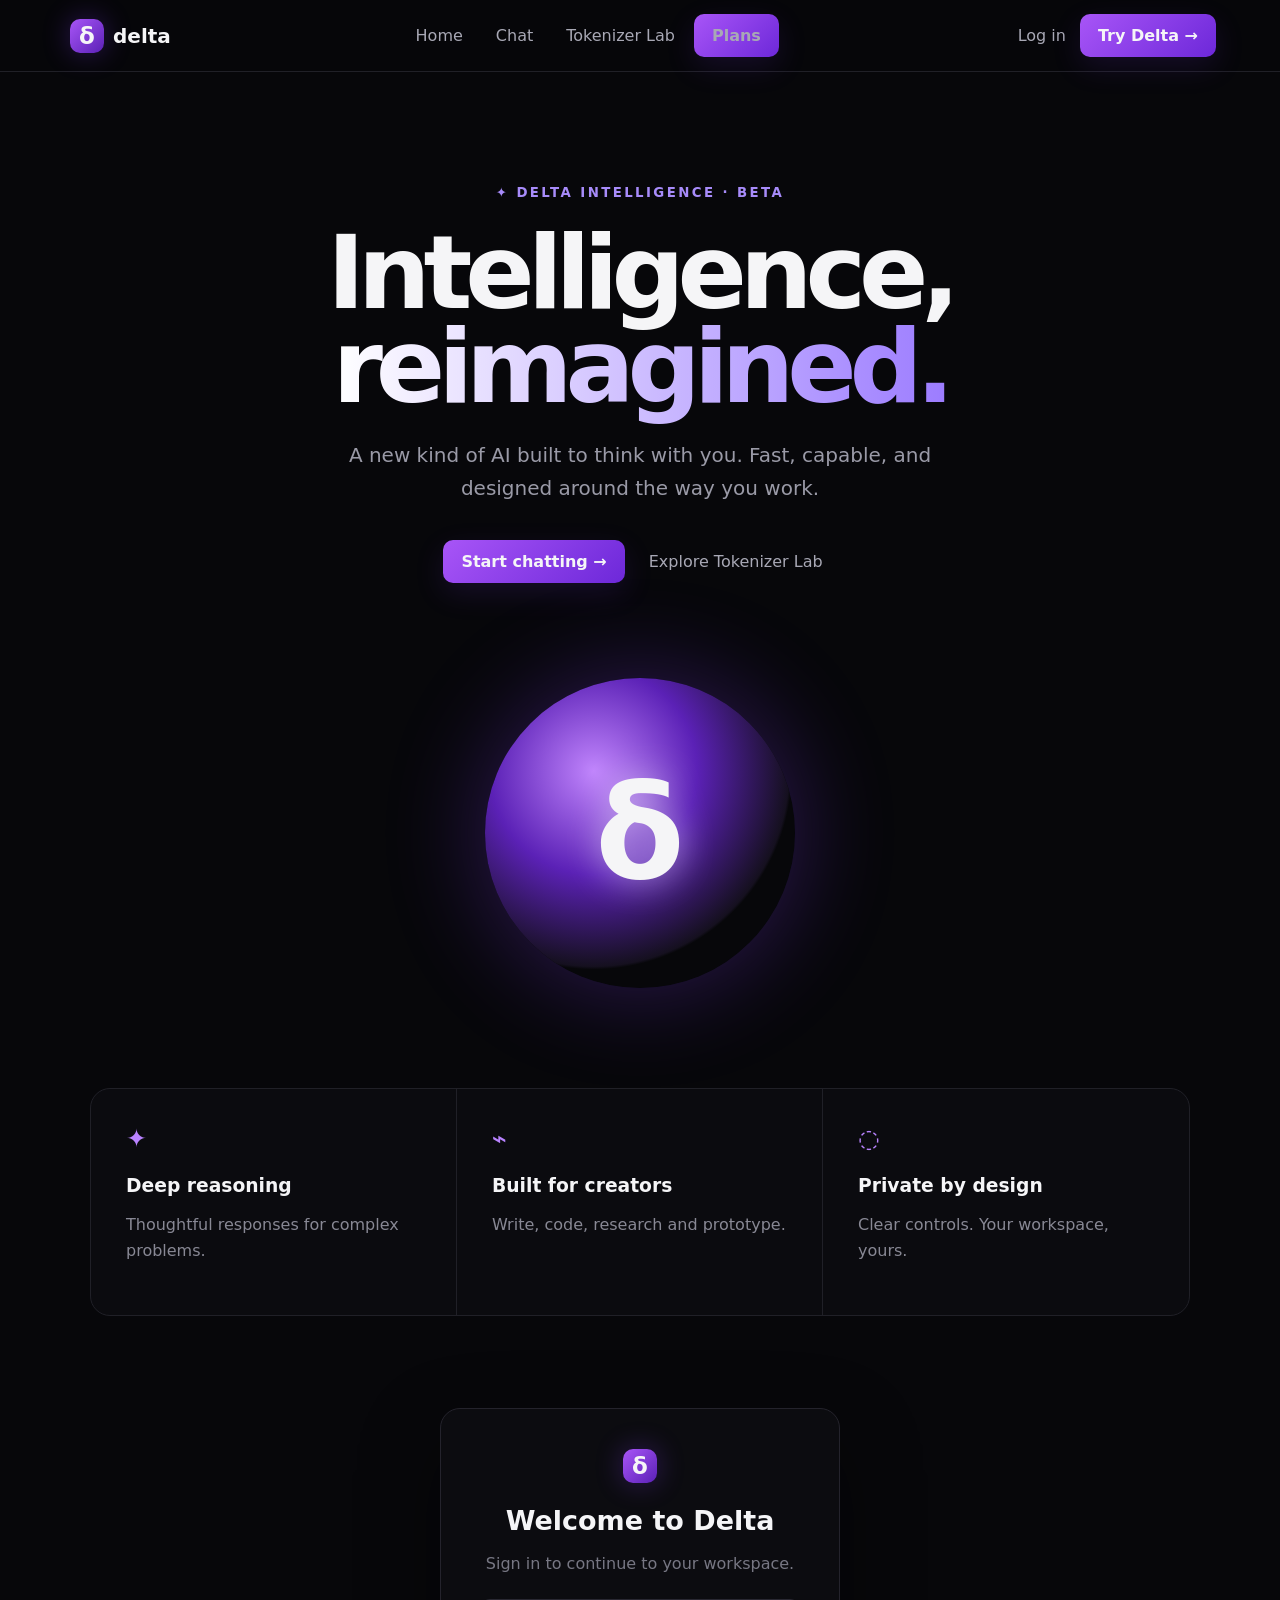
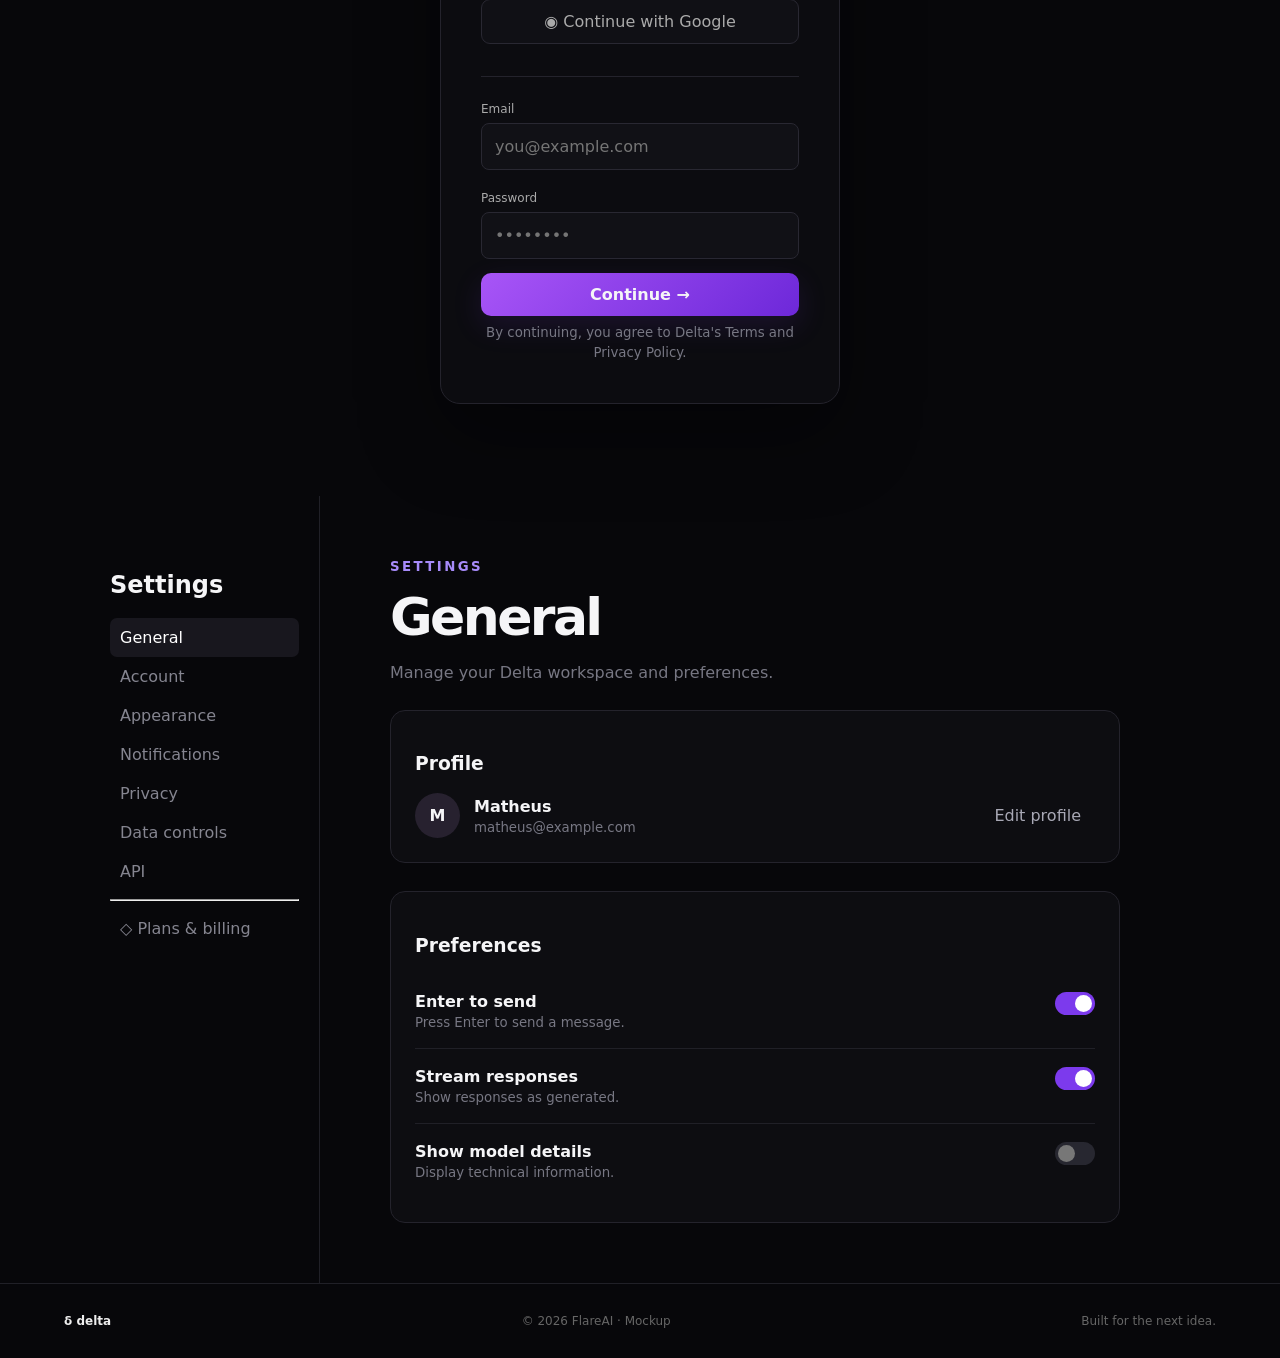
<file: index.html>
<!doctype html><html lang="pt-BR"><head><meta charset="UTF-8"><meta name="viewport" content="width=device-width,initial-scale=1"><title>Delta — Intelligence, reimagined.</title><link rel="stylesheet" href="styles.css"></head><body><nav><button class="logo" onclick="show('home')"><b>δ</b> delta</button><div class="links"><button onclick="show('home')">Home</button><button onclick="show('chat')">Chat</button><button onclick="show('lab')">Tokenizer Lab</button><button onclick="show('plans')">Plans</button></div><div><button class="ghost" onclick="show('login')">Log in</button><button onclick="show('chat')">Try Delta →</button></div></nav><main><section id="home" class="screen active"><div class="hero"><small>✦ DELTA INTELLIGENCE · BETA</small><h1>Intelligence,<br><i>reimagined.</i></h1><p>A new kind of AI built to think with you. Fast, capable, and designed around the way you work.</p><button onclick="show('chat')">Start chatting →</button><button class="ghost" onclick="show('lab')">Explore Tokenizer Lab</button></div><div class="orb"><span>δ</span></div><div class="features"><article><b>✦</b><h3>Deep reasoning</h3><p>Thoughtful responses for complex problems.</p></article><article><b>⌁</b><h3>Built for creators</h3><p>Write, code, research and prototype.</p></article><article><b>◌</b><h3>Private by design</h3><p>Clear controls. Your workspace, yours.</p></article></div></section><section id="chat" class="screen app"><aside><button onclick="newChat()">＋ New chat</button><small>TODAY</small><a>Untitled conversation</a><a>Ideas for Delta</a><a>Website architecture</a><div class="bottom"><a onclick="show('lab')">⌘ Tokenizer Lab</a><a onclick="show('plans')">◇ Upgrade plan</a><a onclick="show('settings')">⚙ Settings</a></div></aside><div class="chat"><header><b>Delta</b><span>● Online</span><select><option>Delta Ultra Mini</option><option>Delta Zeta</option></select></header><div id="messages" class="messages"><div class="welcome"><strong>δ</strong><h2>What can I help you build?</h2><p>Ask Delta anything.</p><div><button onclick="prompt('Design a landing page for an AI model')">Design a landing page →</button><button onclick="prompt('Explain transformers to me')">Explain something technical →</button><button onclick="prompt('Give me three startup ideas')">Brainstorm ideas →</button></div></div></div><div class="composer"><textarea id="input" placeholder="Message Delta..." onkeydown="key(event)"></textarea><button onclick="send()">↑</button><small>Delta may make mistakes. Check important information.</small></div></div></section><section id="login" class="screen auth"><div><b class="delta">δ</b><h2>Welcome to Delta</h2><p>Sign in to continue to your workspace.</p><button class="social">◉ Continue with Google</button><hr><label>Email</label><input placeholder="you@example.com"><label>Password</label><input type="password" placeholder="••••••••"><button class="wide" onclick="fake()">Continue →</button><small>By continuing, you agree to Delta's Terms and Privacy Policy.</small></div></section><section id="settings" class="screen settings"><div class="setnav"><h2>Settings</h2><button class="selected">General</button><button>Account</button><button>Appearance</button><button>Notifications</button><button>Privacy</button><button>Data controls</button><button>API</button><hr><button onclick="show('plans')">◇ Plans & billing</button></div><div class="setbody"><small>SETTINGS</small><h1>General</h1><p>Manage your Delta workspace and preferences.</p><article><h3>Profile</h3><div class="profile"><b>M</b><span><strong>Matheus</strong><small>matheus@example.com</small></span><button class="ghost">Edit profile</button></div></article><article><h3>Preferences</h3><div class="row"><span><strong>Enter to send</strong><small>Press Enter to send a message.</small></span><i class="toggle on"></i></div><div class="row"><span><strong>Stream responses</strong><small>Show responses as generated.</small></span><i class="toggle on"></i></div><div class="row"><span><strong>Show model details</strong><small>Display technical information.</small></span><i class="toggle"></i></div></article></div></section><section id="plans" class="screen plans"><div class="title"><small>DELTA PLANS</small><h1>Choose your <i>level.</i></h1><p>Start free. Upgrade when your ideas get serious.</p></div><div class="cards"><article><small>FREE</small><h2>$0</h2><p>For exploring Delta.</p><button class="ghost wide">Current plan</button><ul><li>✓ Delta Ultra Mini</li><li>✓ 30 messages / day</li><li>✓ 8K context</li><li>✓ Tokenizer Lab</li></ul></article><article class="pro"><em>MOST POPULAR</em><small>PRO</small><h2>$12<small>/mo</small></h2><p>For builders who need more.</p><button class="wide" onclick="fake()">Upgrade to Pro →</button><ul><li>✓ Everything in Free</li><li>✓ Unlimited messages*</li><li>✓ 128K context</li><li>✓ Priority inference</li><li>✓ Advanced models</li></ul></article><article><small>ULTRA</small><h2>$29<small>/mo</small></h2><p>Maximum power for ambitious work.</p><button class="ghost wide">Choose Ultra →</button><ul><li>✓ Everything in Pro</li><li>✓ Highest limits</li><li>✓ Early model access</li><li>✓ API credits</li></ul></article></div></section><section id="lab" class="screen lab"><div class="labtitle"><small>DELTA LAB / 01</small><h1>Tokenizer <i>Lab.</i></h1><p>See how Delta turns your text into tokens.</p></div><div class="labgrid"><article><header><b>Input</b><span id="chars">0 characters</span></header><textarea id="text" oninput="tokenize()">Hello, Delta! Let's build something incredible.</textarea><div class="samples"><button onclick="setText('The future belongs to those who build it.')">Sample</button><button onclick="setText('Olá, Delta! Vamos criar algo incrível.')">Português</button><button onclick="setText('function hello() { return \'world\'; }')">Code</button></div></article><article><header><b>Tokens</b><span id="count">0 tokens</span></header><div id="tokens" class="tokens"></div><div class="stats"><span>Tokens <b id="st">0</b></span><span>Characters <b id="sc">0</b></span><span>Ratio <b id="sr">0.00</b></span></div></article></div><div class="note"><b>How it works</b><p>Tokenization breaks text into small pieces the model can process. This mockup visualizes token boundaries; real Delta vocabulary and IDs can be connected later.</p></div></section></main><footer><b>δ delta</b><span>© 2026 FlareAI · Mockup</span><span>Built for the next idea.</span></footer><script src="script.js"></script></body></html>
</file>
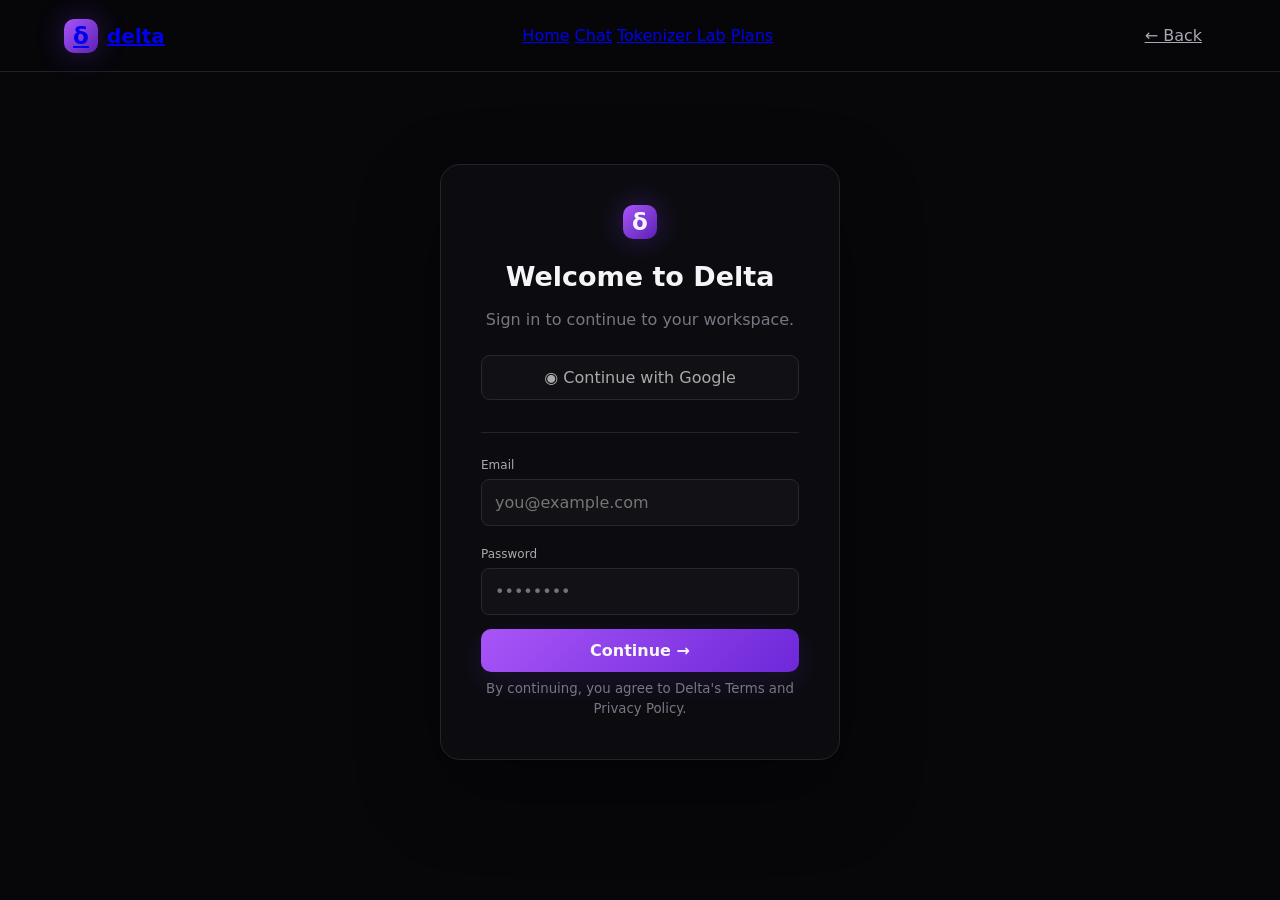
<file: login.html>
<!doctype html><html lang="pt-BR"><head><meta charset="UTF-8"><meta name="viewport" content="width=device-width,initial-scale=1"><title>Log in — Delta</title><link rel="stylesheet" href="styles.css"></head><body><nav><a class="logo" href="index.html"><b>δ</b> delta</a><div class="links"><a href="index.html">Home</a><a href="chat.html">Chat</a><a href="tokenizer.html">Tokenizer Lab</a><a href="plans.html">Plans</a></div><a class="ghost" href="index.html">← Back</a></nav><main class="auth"><div><b class="delta">δ</b><h2>Welcome to Delta</h2><p>Sign in to continue to your workspace.</p><button class="social" onclick="fake()">◉ Continue with Google</button><hr><label>Email</label><input type="email" placeholder="you@example.com"><label>Password</label><input type="password" placeholder="••••••••"><button class="wide" onclick="fake()">Continue →</button><small>By continuing, you agree to Delta's Terms and Privacy Policy.</small></div></main><script src="script.js"></script></body></html>
</file>
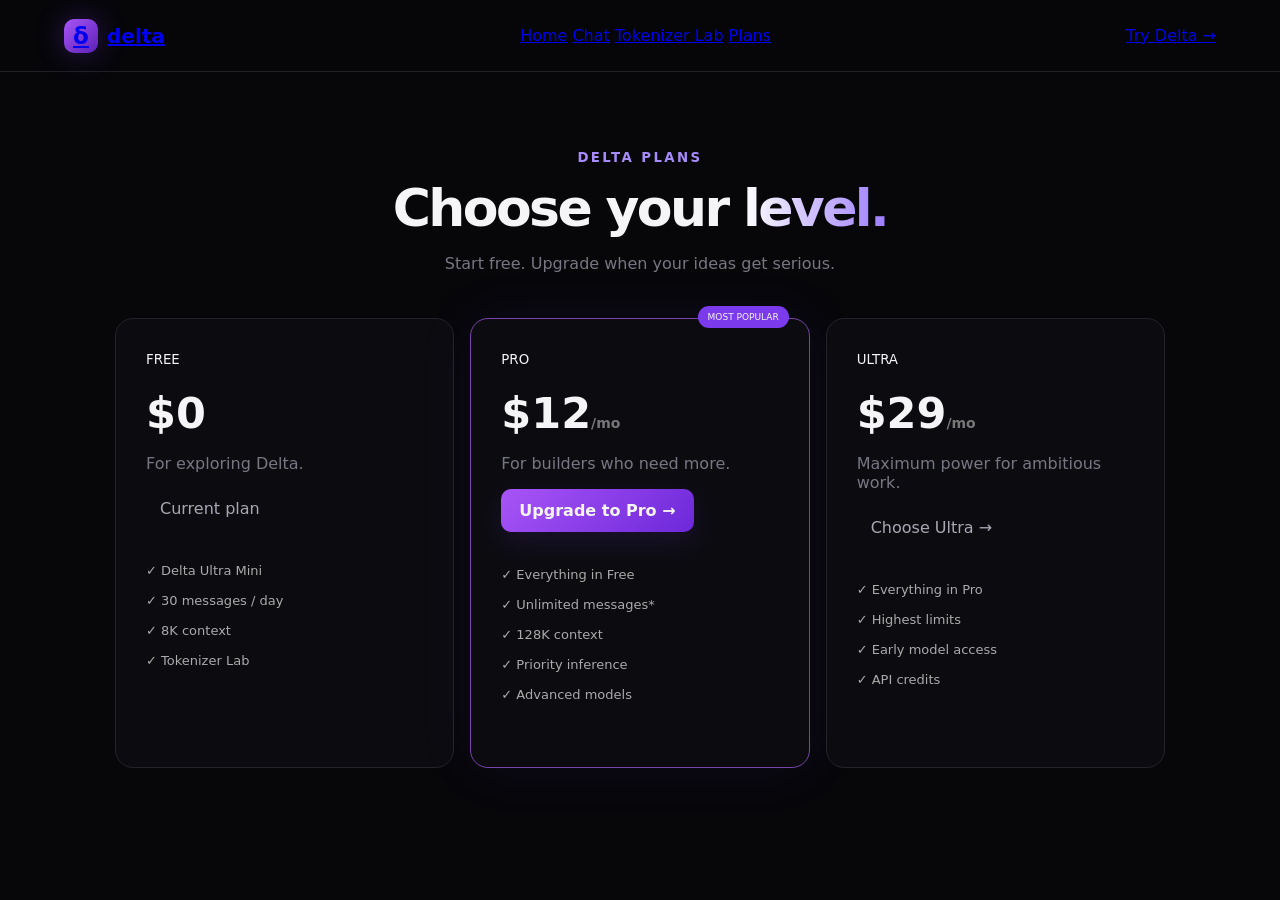
<file: plans.html>
<!doctype html><html lang="pt-BR"><head><meta charset="utf-8"><meta name="viewport" content="width=device-width,initial-scale=1"><title>Plans — Delta</title><link rel="stylesheet" href="styles.css"></head><body><nav><a class="logo" href="index.html"><b>δ</b> delta</a><div class="links"><a href="index.html">Home</a><a href="chat.html">Chat</a><a href="tokenizer.html">Tokenizer Lab</a><a class="active" href="plans.html">Plans</a></div><a class="navcta" href="chat.html">Try Delta →</a></nav><main class="plans"><div class="title"><small>DELTA PLANS</small><h1>Choose your <i>level.</i></h1><p>Start free. Upgrade when your ideas get serious.</p></div><div class="cards"><article><small>FREE</small><h2>$0</h2><p>For exploring Delta.</p><button class="ghost wide">Current plan</button><ul><li>✓ Delta Ultra Mini</li><li>✓ 30 messages / day</li><li>✓ 8K context</li><li>✓ Tokenizer Lab</li></ul></article><article class="pro"><em>MOST POPULAR</em><small>PRO</small><h2>$12<small>/mo</small></h2><p>For builders who need more.</p><button class="wide" onclick="fake()">Upgrade to Pro →</button><ul><li>✓ Everything in Free</li><li>✓ Unlimited messages*</li><li>✓ 128K context</li><li>✓ Priority inference</li><li>✓ Advanced models</li></ul></article><article><small>ULTRA</small><h2>$29<small>/mo</small></h2><p>Maximum power for ambitious work.</p><button class="ghost wide" onclick="fake()">Choose Ultra →</button><ul><li>✓ Everything in Pro</li><li>✓ Highest limits</li><li>✓ Early model access</li><li>✓ API credits</li></ul></article></div></main><script src="script.js"></script></body></html>
</file>
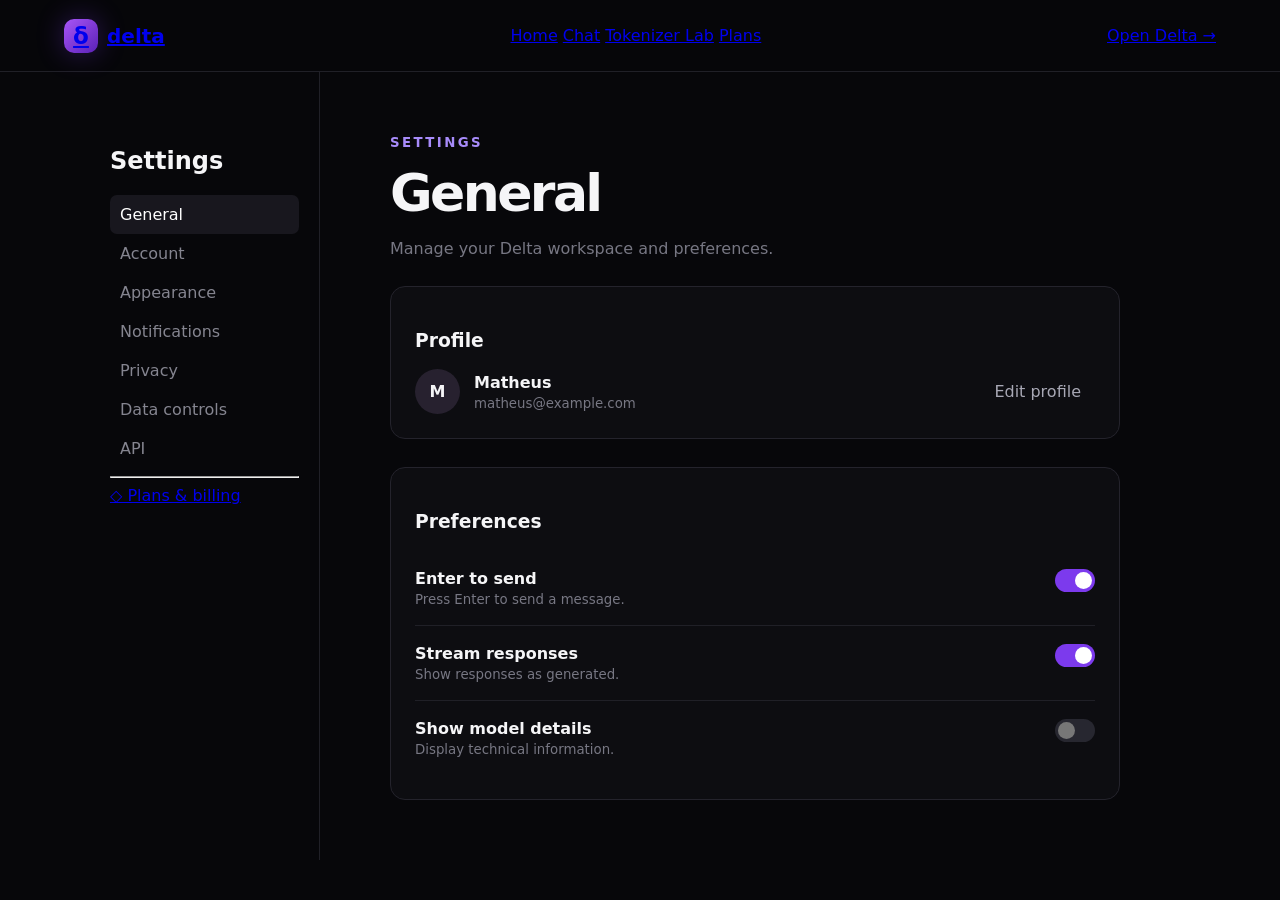
<file: settings.html>
<!doctype html><html lang="pt-BR"><head><meta charset="utf-8"><meta name="viewport" content="width=device-width,initial-scale=1"><title>Settings — Delta</title><link rel="stylesheet" href="styles.css"></head><body><nav><a class="logo" href="index.html"><b>δ</b> delta</a><div class="links"><a href="index.html">Home</a><a href="chat.html">Chat</a><a href="tokenizer.html">Tokenizer Lab</a><a href="plans.html">Plans</a></div><a class="navcta" href="chat.html">Open Delta →</a></nav><main class="settings"><div class="setnav"><h2>Settings</h2><button class="selected">General</button><button>Account</button><button>Appearance</button><button>Notifications</button><button>Privacy</button><button>Data controls</button><button>API</button><hr><a href="plans.html">◇ Plans & billing</a></div><div class="setbody"><small>SETTINGS</small><h1>General</h1><p>Manage your Delta workspace and preferences.</p><article><h3>Profile</h3><div class="profile"><b>M</b><span><strong>Matheus</strong><small>matheus@example.com</small></span><button class="ghost">Edit profile</button></div></article><article><h3>Preferences</h3><div class="row"><span><strong>Enter to send</strong><small>Press Enter to send a message.</small></span><i class="toggle on" onclick="this.classList.toggle('on')"></i></div><div class="row"><span><strong>Stream responses</strong><small>Show responses as generated.</small></span><i class="toggle on" onclick="this.classList.toggle('on')"></i></div><div class="row"><span><strong>Show model details</strong><small>Display technical information.</small></span><i class="toggle" onclick="this.classList.toggle('on')"></i></div></article></div></main><script src="script.js"></script></body></html>
</file>
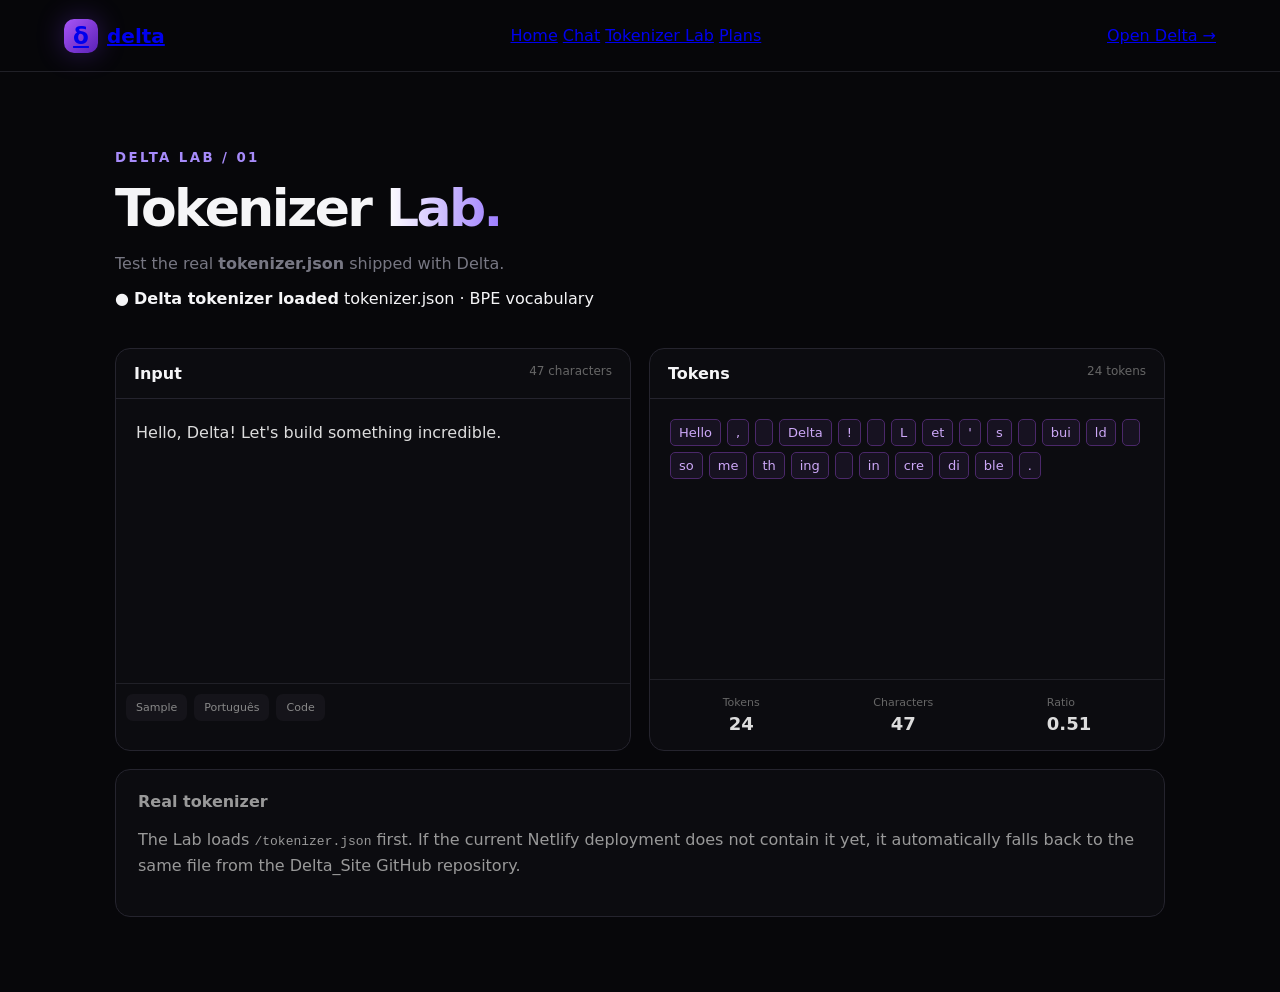
<file: tokenizer.html>
<!doctype html>
<html lang="pt-BR">
<head>
<meta charset="utf-8">
<meta name="viewport" content="width=device-width,initial-scale=1">
<title>Tokenizer Lab — Delta</title>
<link rel="stylesheet" href="styles.css?v=4">
</head>
<body>
<nav>
  <a class="logo" href="index.html"><b>δ</b> delta</a>
  <div class="links">
    <a href="index.html">Home</a>
    <a href="chat.html">Chat</a>
    <a class="active" href="tokenizer.html">Tokenizer Lab</a>
    <a href="plans.html">Plans</a>
  </div>
  <a class="navcta" href="chat.html">Open Delta →</a>
</nav>
<main class="lab">
  <div class="labtitle">
    <small>DELTA LAB / 01</small>
    <h1>Tokenizer <i>Lab.</i></h1>
    <p>Test the real <b>tokenizer.json</b> shipped with Delta.</p>
  </div>
  <div id="tokenizerStatus" class="tokenizer-status loading">Loading Delta tokenizer…</div>
  <div class="labgrid">
    <article>
      <header><b>Input</b><span id="chars">0 characters</span></header>
      <textarea id="text" placeholder="Type something to tokenize..." oninput="tokenize()">Hello, Delta! Let's build something incredible.</textarea>
      <div class="samples">
        <button onclick="setText('The future belongs to those who build it.')">Sample</button>
        <button onclick="setText('Olá, Delta! Vamos criar algo incrível.')">Português</button>
        <button onclick="setText('function hello() { return \'world\'; }')">Code</button>
      </div>
    </article>
    <article>
      <header><b>Tokens</b><span id="count">0 tokens</span></header>
      <div id="tokens" class="tokens"></div>
      <div class="stats">
        <span>Tokens <b id="st">0</b></span>
        <span>Characters <b id="sc">0</b></span>
        <span>Ratio <b id="sr">0.00</b></span>
      </div>
    </article>
  </div>
  <div class="note">
    <b>Real tokenizer</b>
    <p>The Lab loads <code>/tokenizer.json</code> first. If the current Netlify deployment does not contain it yet, it automatically falls back to the same file from the Delta_Site GitHub repository.</p>
  </div>
</main>
<script src="script.js?v=4" defer></script>
</body>
</html>
</file>
<file: styles.css>
*{box-sizing:border-box}html,body{margin:0;min-height:100%;font-family:Inter,system-ui,sans-serif;background:#07070a;color:#f5f5f7}body{overflow-x:hidden}button,input,textarea,select{font:inherit}button{cursor:pointer;border:0;color:inherit;background:none}nav{height:72px;border-bottom:1px solid #202027;background:#07070add;backdrop-filter:blur(18px);display:flex;align-items:center;justify-content:space-between;padding:0 5vw;position:sticky;top:0;z-index:10}.logo{font-size:20px;font-weight:700;display:flex;align-items:center;gap:9px}.logo b,.delta{display:grid;place-items:center;width:34px;height:34px;border-radius:10px;background:linear-gradient(135deg,#a855f7,#5b21b6);box-shadow:0 0 28px #7c3aed55;font-size:23px}.links{display:flex;gap:5px}.links button,.ghost{padding:10px 14px;color:#a8a8b5}.links button:hover,.ghost:hover{color:#fff}.primary,nav>div>button:last-child,.hero>button:first-of-type,.wide:not(.ghost),.composer>button{background:linear-gradient(135deg,#a855f7,#6d28d9);padding:12px 18px;border-radius:10px;font-weight:650;box-shadow:0 10px 30px #7c3aed22}.hero{max-width:760px;margin:0 auto;text-align:center;padding:110px 20px 70px}.hero small,.labtitle small,.setbody>small,.title small{letter-spacing:.18em;color:#a78bfa;font-weight:700}.hero h1{font-size:clamp(55px,8vw,105px);line-height:.92;letter-spacing:-.07em;margin:25px 0}.hero h1 i,.title h1 i,.labtitle h1 i{font-style:normal;background:linear-gradient(90deg,#fff,#9c7cff);-webkit-background-clip:text;color:transparent}.hero p{font-size:20px;line-height:1.65;color:#9a9aa7;max-width:650px;margin:0 auto 30px}.hero>button{margin:5px}.orb{width:310px;height:310px;margin:20px auto 100px;border-radius:50%;display:grid;place-items:center;background:radial-gradient(circle at 35% 30%,#c084fc,#5b21b6 35%,#15101f 66%,transparent 67%);box-shadow:0 0 100px #7c3aed55;animation:float 5s ease-in-out infinite}.orb span{font-size:130px;font-weight:800;text-shadow:0 0 35px #fff8}.features{max-width:1100px;margin:auto;display:grid;grid-template-columns:repeat(3,1fr);border:1px solid #202027;border-radius:20px;overflow:hidden;background:#0b0b0f}.features article{padding:35px;border-right:1px solid #202027}.features article:last-child{border:0}.features b{font-size:25px;color:#b983ff}.features h3{margin:22px 0 8px}.features p{color:#888894;line-height:1.6}.screen{display:none}.screen.active{display:block}.app{height:calc(100vh - 72px);min-height:650px}.app aside{position:fixed;width:250px;top:72px;bottom:0;border-right:1px solid #202027;background:#09090c;padding:20px;display:flex;flex-direction:column;gap:6px}.app aside>button:first-child{background:#16151b;border:1px solid #292832;border-radius:9px;padding:12px;text-align:left;margin-bottom:20px}.app aside small{color:#64646f;font-size:10px;letter-spacing:.14em}.app aside a{padding:10px;border-radius:7px;color:#9b9ba7;font-size:13px}.app aside a:first-of-type{background:#15141a;color:#eee}.bottom{margin-top:auto}.chat{margin-left:250px;height:100%;position:relative}.chat header{height:65px;border-bottom:1px solid #202027;padding:0 28px;display:flex;align-items:center;gap:10px}.chat header span{font-size:11px;color:#7d7d88}.chat select{margin-left:auto;background:#121217;border:1px solid #282832;color:#bbb;border-radius:8px;padding:8px}.messages{height:calc(100% - 170px);overflow:auto}.welcome{height:100%;display:flex;align-items:center;justify-content:center;flex-direction:column;text-align:center}.welcome strong{font-size:58px}.welcome h2{font-size:28px;margin:15px}.welcome p{color:#777783}.welcome div{display:flex;gap:8px;flex-wrap:wrap;justify-content:center;margin-top:20px}.welcome button,.social{padding:12px 14px;border:1px solid #292832;background:#101015;border-radius:9px;color:#aaa}.composer{position:absolute;bottom:25px;left:8%;right:8%;border:1px solid #302d39;background:#101015;border-radius:15px;padding:12px;box-shadow:0 20px 50px #0008}.composer textarea{width:calc(100% - 55px);background:none;border:0;outline:0;color:white;resize:none;padding:8px}.composer>button{float:right;width:40px;height:40px;padding:0}.composer small{display:block;color:#555560;font-size:10px;padding:7px}.auth{min-height:calc(100vh - 120px);display:grid!important;place-items:center}.auth>div{width:400px;padding:40px;border:1px solid #24232c;border-radius:20px;background:#0c0c10;box-shadow:0 30px 80px #0006}.auth .delta{margin:auto}.auth h2{text-align:center;font-size:27px;margin:22px 0 5px}.auth p,.auth>div>small{display:block;text-align:center;color:#777783;line-height:1.5}.auth button,.auth input{width:100%;margin:7px 0}.auth input{background:#111116;border:1px solid #292832;padding:13px;border-radius:8px;color:white;outline:0}.auth label{font-size:12px;color:#aaa;display:block;margin-top:14px}.auth hr{border:0;border-top:1px solid #24232c;margin:25px 0}.settings{max-width:1100px;margin:auto;min-height:calc(100vh - 120px);display:flex!important}.setnav{width:230px;padding:55px 20px;border-right:1px solid #202027}.setnav button{display:block;width:100%;text-align:left;padding:10px;color:#858590;border-radius:7px}.setnav .selected{background:#18171e;color:white}.setbody{flex:1;padding:60px 70px}.setbody h1,.labtitle h1,.title h1{font-size:52px;letter-spacing:-.05em;margin:12px 0}.setbody>p,.labtitle p,.title p{color:#777783}.setbody article{margin-top:28px;border:1px solid #24232c;background:#0d0d11;border-radius:15px;padding:24px}.profile{display:flex;align-items:center;gap:14px}.profile>b{display:grid;place-items:center;width:45px;height:45px;border-radius:50%;background:#27212f}.profile span small,.row small{display:block;color:#777783;margin-top:4px}.profile button{margin-left:auto}.row{display:flex;justify-content:space-between;padding:18px 0;border-bottom:1px solid #202027}.row:last-child{border:0}.toggle{width:40px;height:23px;background:#272730;border-radius:20px;display:block;padding:3px}.toggle:after{content:'';display:block;width:17px;height:17px;border-radius:50%;background:#777}.toggle.on{background:#7c3aed}.toggle.on:after{margin-left:17px;background:white}.plans{padding:75px 5vw 100px}.title{text-align:center;margin-bottom:45px}.cards{max-width:1050px;margin:auto;display:grid;grid-template-columns:repeat(3,1fr);gap:16px}.cards article{position:relative;padding:30px;border:1px solid #24232c;border-radius:18px;background:#0c0c10}.cards .pro{border-color:#7744a9;box-shadow:0 0 60px #7c3aed12}.cards .pro>em{position:absolute;top:-13px;right:20px;background:#7c3aed;padding:6px 10px;border-radius:20px;font-size:9px;font-style:normal}.cards h2{font-size:43px;margin:20px 0 5px}.cards h2 small{font-size:14px;color:#777}.cards p{color:#777783}.cards ul{list-style:none;padding:15px 0;line-height:2.3;color:#aaa;font-size:13px}.lab{max-width:1100px;margin:auto;padding:75px 25px}.labgrid{display:grid;grid-template-columns:1fr 1fr;gap:18px;margin-top:40px}.labgrid article,.note{border:1px solid #25242e;background:#0c0c10;border-radius:15px;overflow:hidden}.labgrid header{padding:15px 18px;border-bottom:1px solid #25242e;display:flex;justify-content:space-between}.labgrid header span{color:#666;font-size:12px}.labgrid textarea{width:100%;height:280px;background:none;border:0;outline:0;color:#ddd;resize:none;padding:20px;font-size:16px;line-height:1.7}.samples{padding:10px;border-top:1px solid #202027;display:flex;gap:7px}.samples button{padding:7px 10px;background:#15141a;border-radius:7px;color:#888;font-size:11px}.tokens{min-height:280px;padding:20px;display:flex;align-content:flex-start;flex-wrap:wrap;gap:6px}.token{background:#171221;border:1px solid #4b286a;color:#cda8f8;padding:5px 8px;border-radius:5px;font-size:13px}.stats{border-top:1px solid #202027;padding:16px;display:flex;justify-content:space-around;color:#666;font-size:11px}.stats b{display:block;color:#ddd;font-size:18px;text-align:center;margin-top:4px}.note{margin-top:18px;padding:22px;color:#999}.note p{line-height:1.6}footer{border-top:1px solid #202027;padding:30px 5vw;display:flex;justify-content:space-between;color:#666;font-size:12px}footer b{color:#eee}@keyframes float{50%{transform:translateY(-12px) scale(1.02)}}@media(max-width:800px){nav .links,nav>div:not(.links){display:none}.features,.cards,.labgrid{grid-template-columns:1fr}.features article{border-right:0;border-bottom:1px solid #202027}.app aside{display:none}.chat{margin:0}.setnav{display:none}.setbody{padding:35px 20px}.hero{padding-top:70px}.orb{width:230px;height:230px}.orb span{font-size:90px}.lab{padding:45px 15px}.labtitle h1,.setbody h1,.title h1{font-size:42px}footer{gap:10px;flex-wrap:wrap}}
</file>
